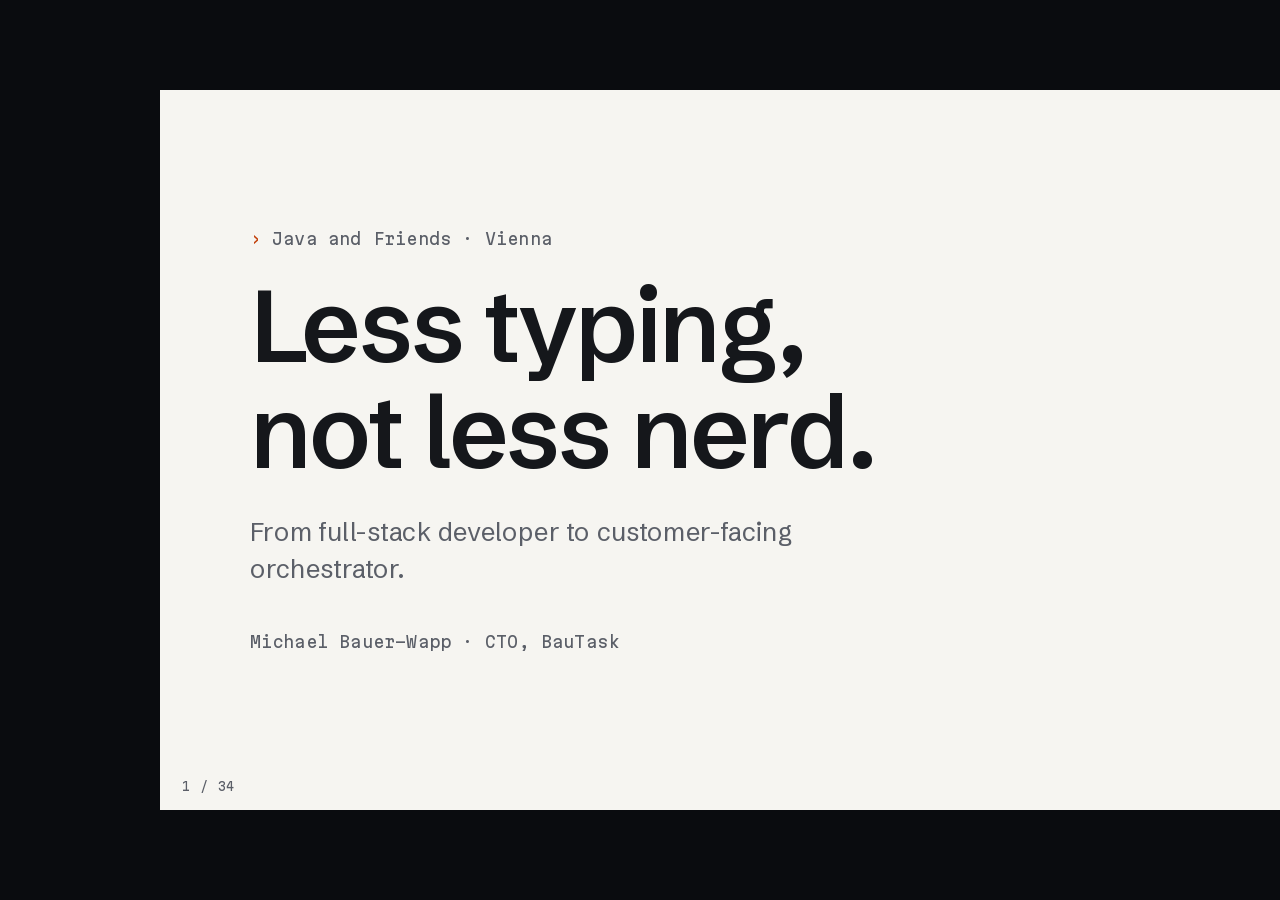
<file: less-typing-not-less-nerd/index.html>
<!doctype html>
<html lang="en">
<head>
  <meta charset="utf-8">
  <meta name="viewport" content="width=device-width, initial-scale=1">
  <title>Less Typing, Not Less Nerd</title>
  <!-- Fonts load from Google when online. For offline stages, run ../scripts/vendor-fonts.sh once. -->
  <link rel="stylesheet" href="../engine/fonts/fonts.css" onerror="this.remove()">
  <link rel="stylesheet" href="https://fonts.googleapis.com/css2?family=Martian+Mono:wght@400;600&family=Schibsted+Grotesk:wght@400;500;600&display=swap">
  <link rel="stylesheet" href="../engine/deck.css?v=16">
</head>
<body>
  <script src="../engine/markdown.js?v=16"></script>
  <script src="slides.js"></script>
  <script src="../engine/deck.js?v=16"></script>
</body>
</html>
</file>
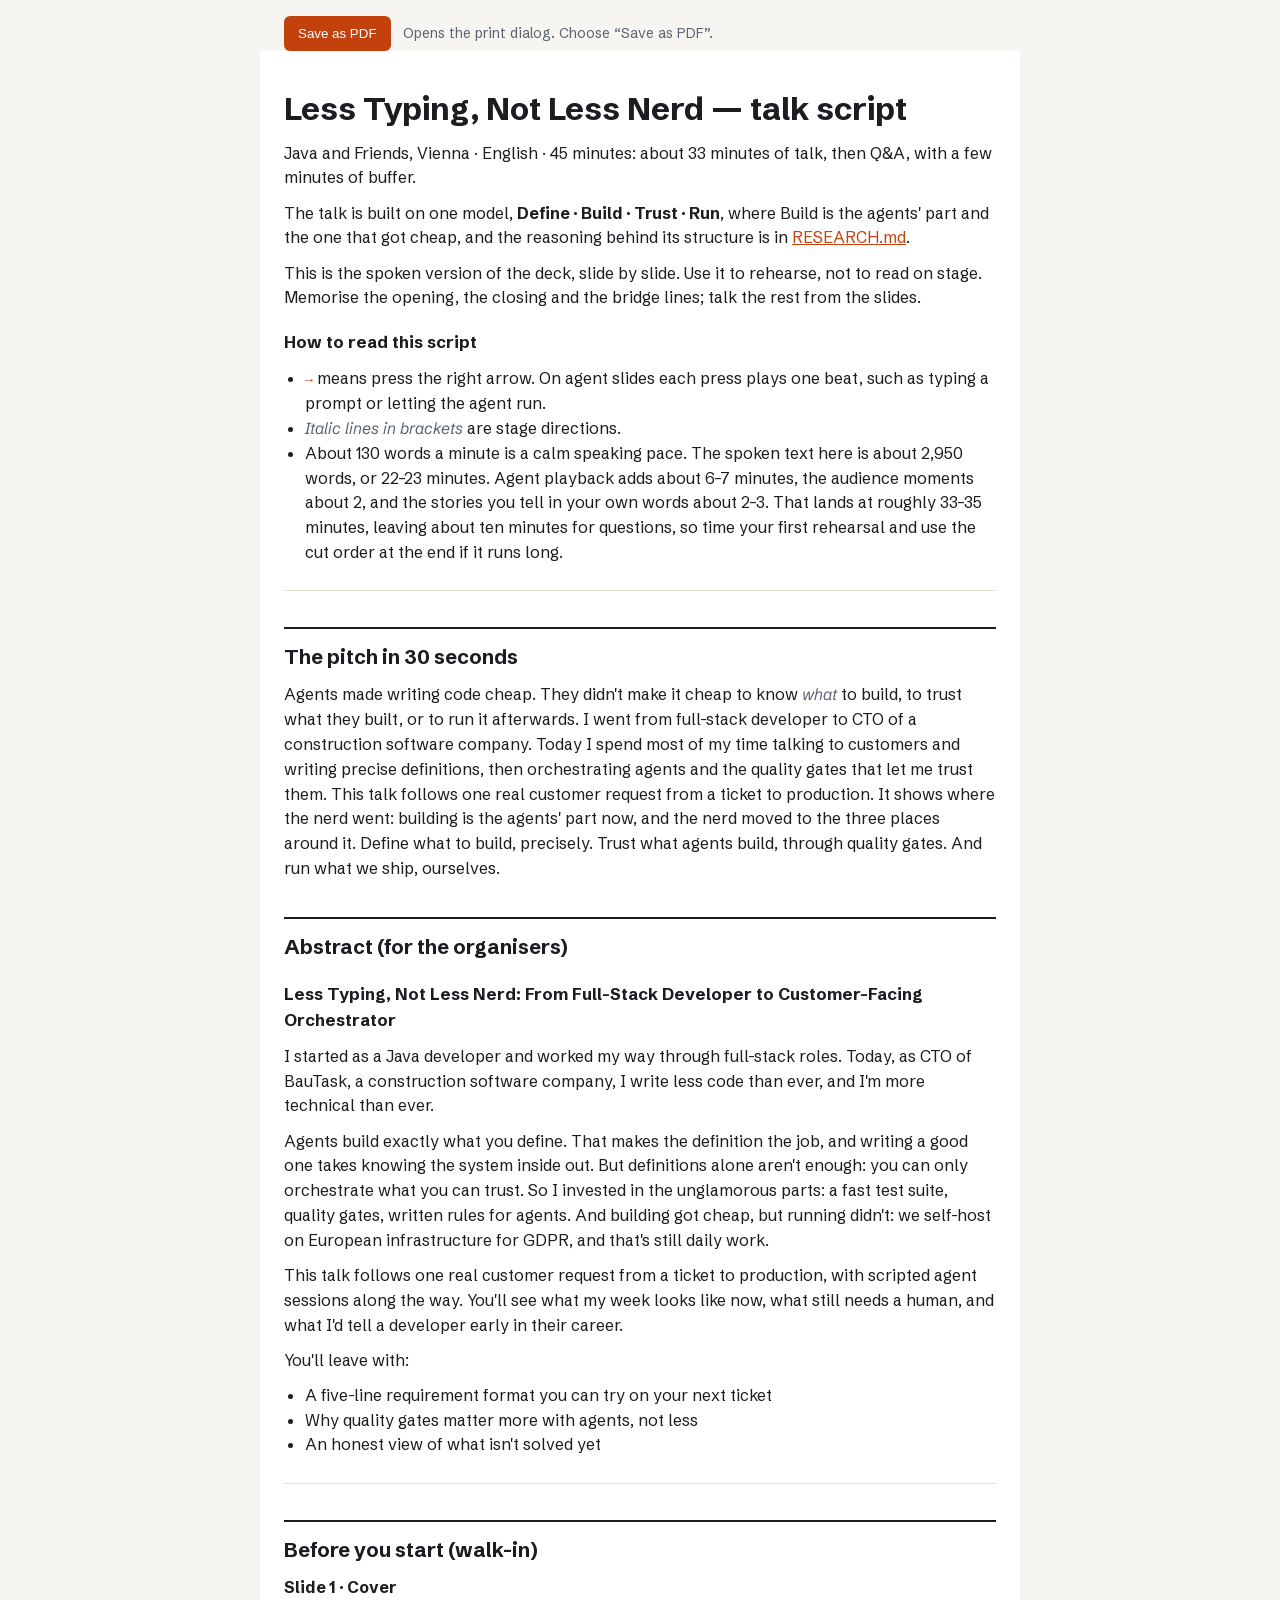
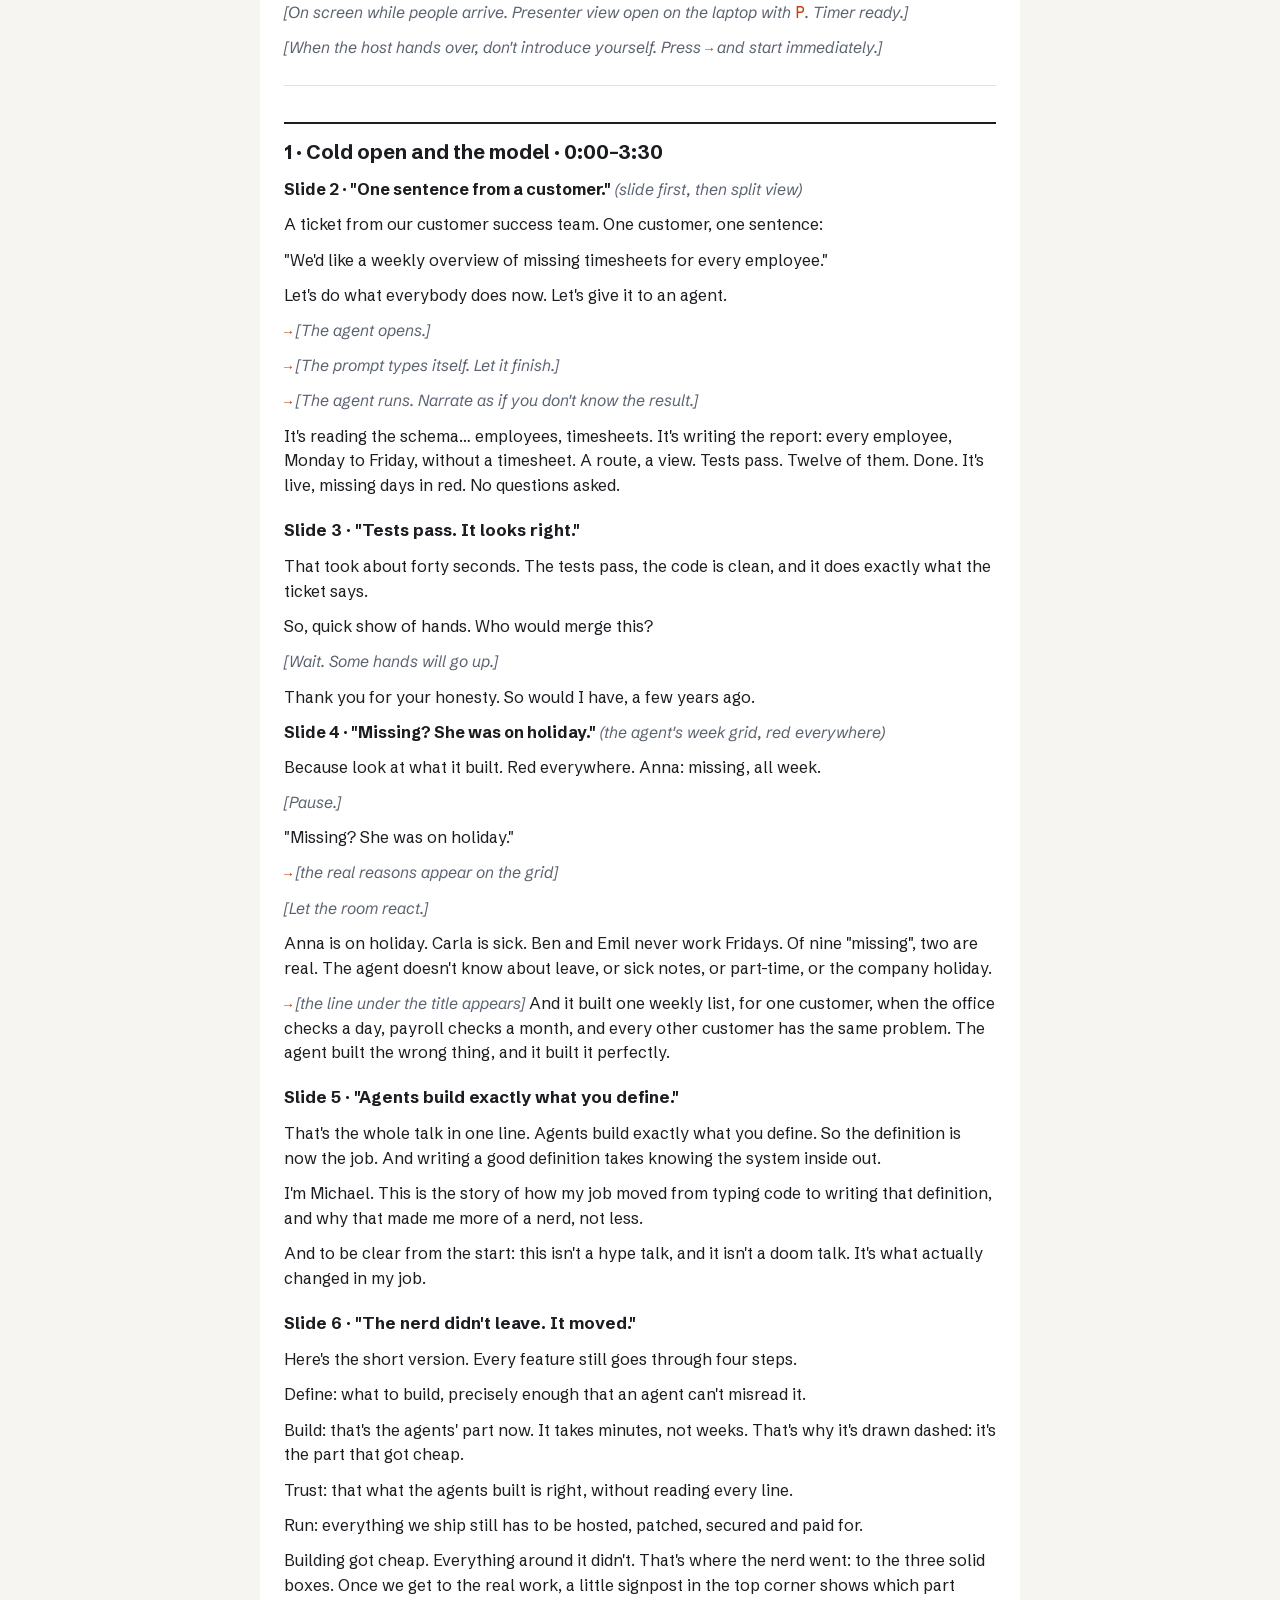
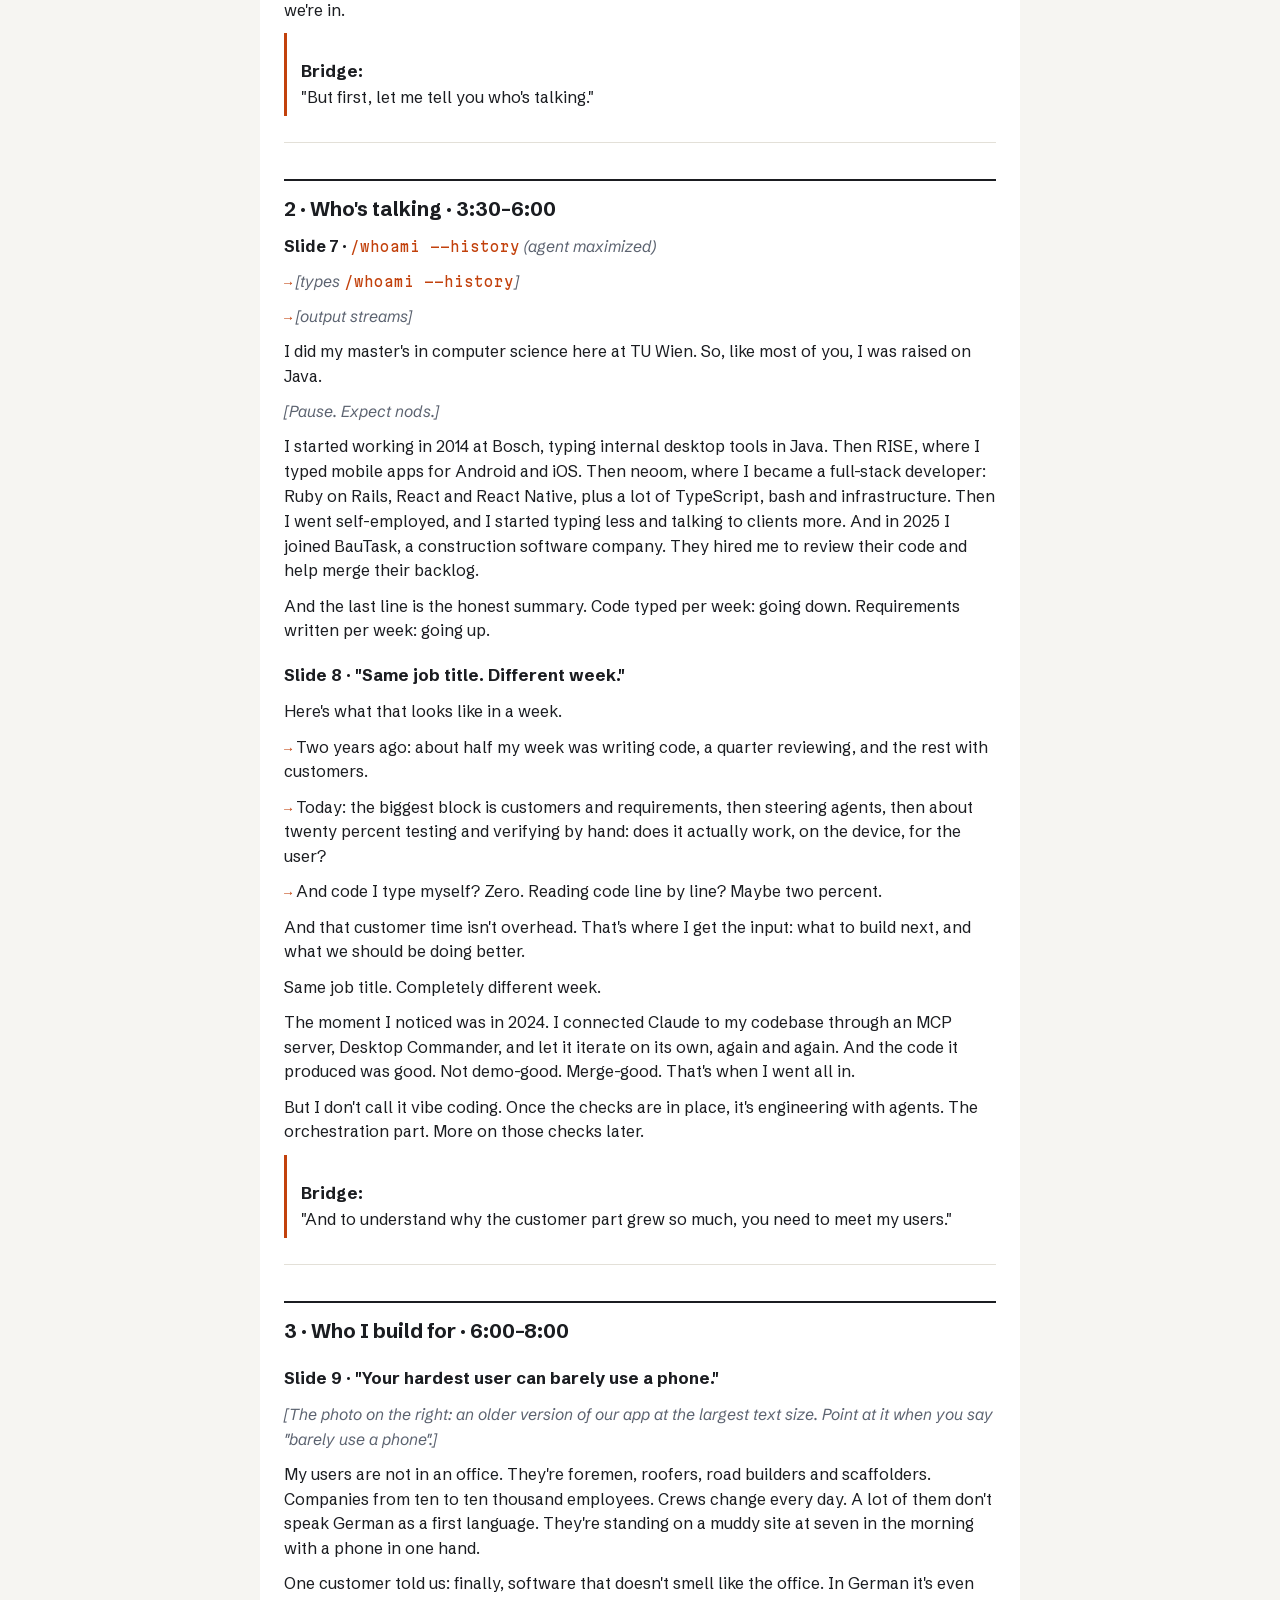
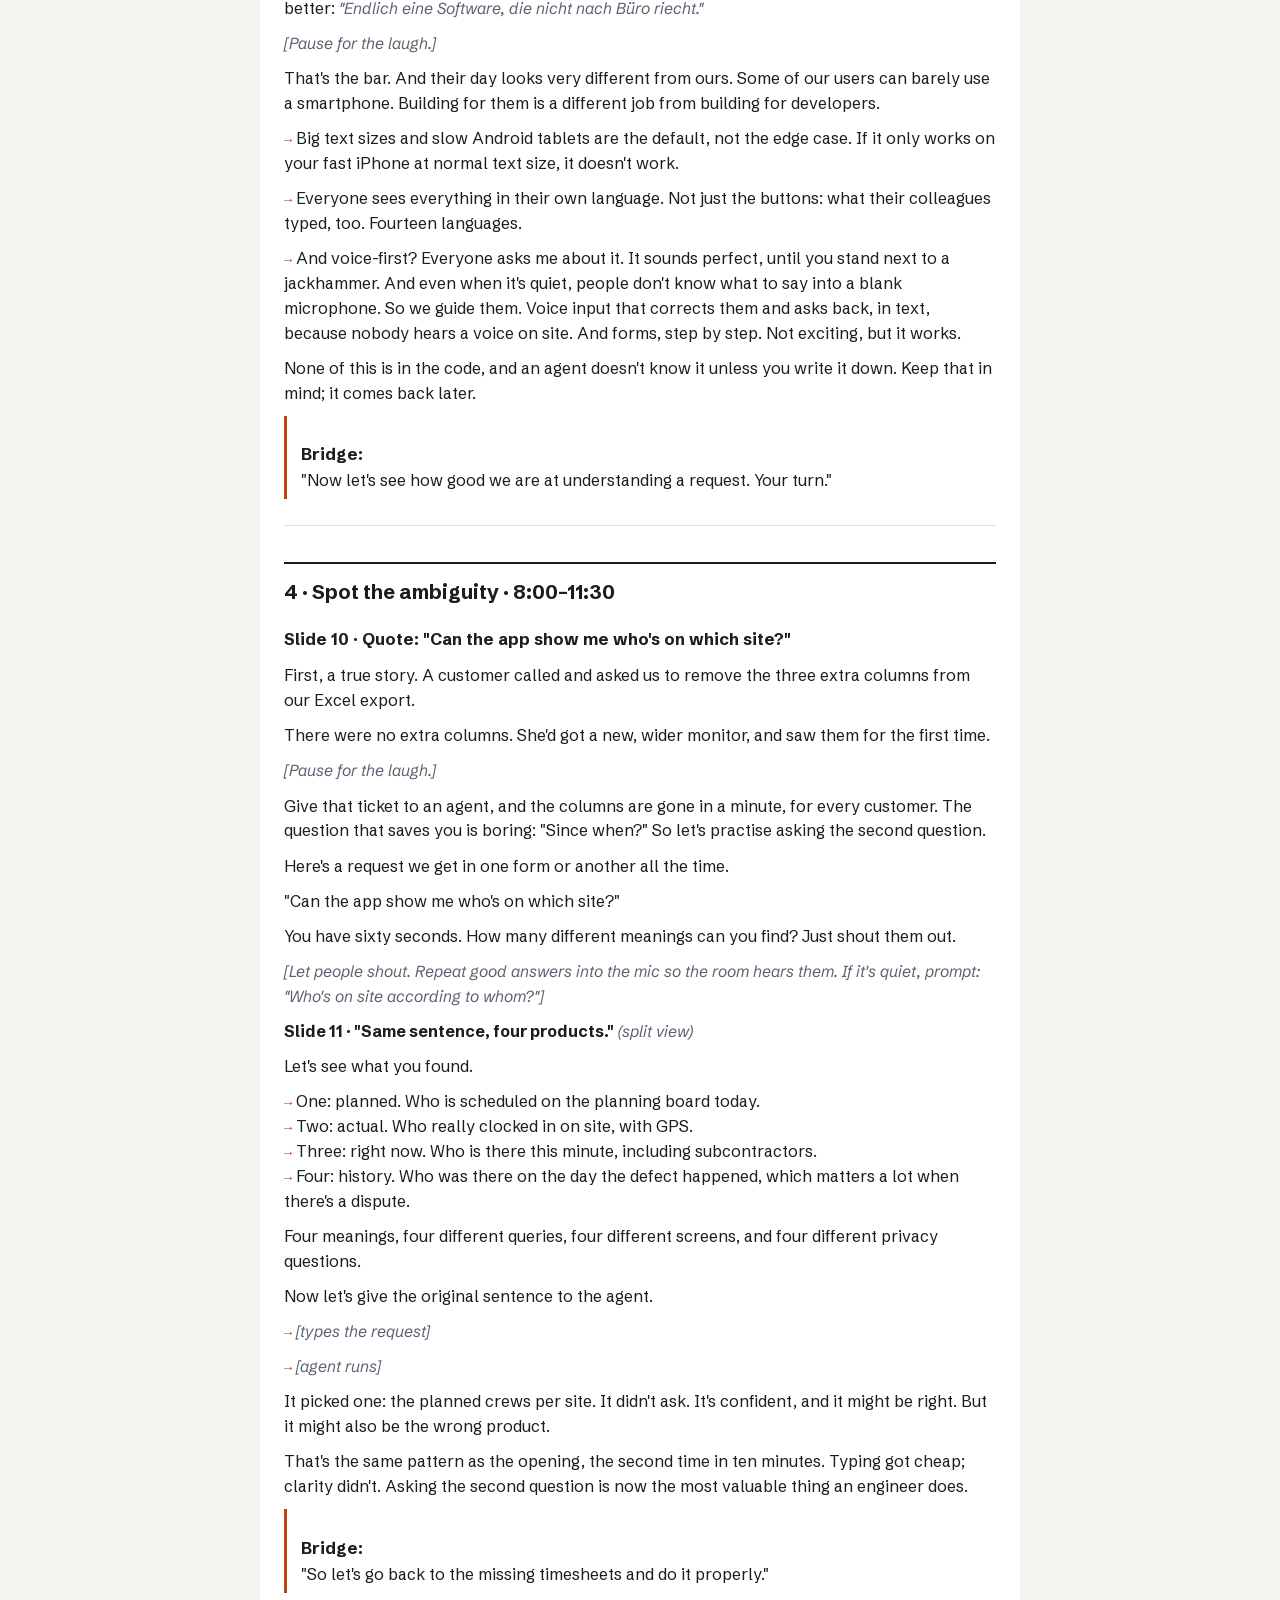
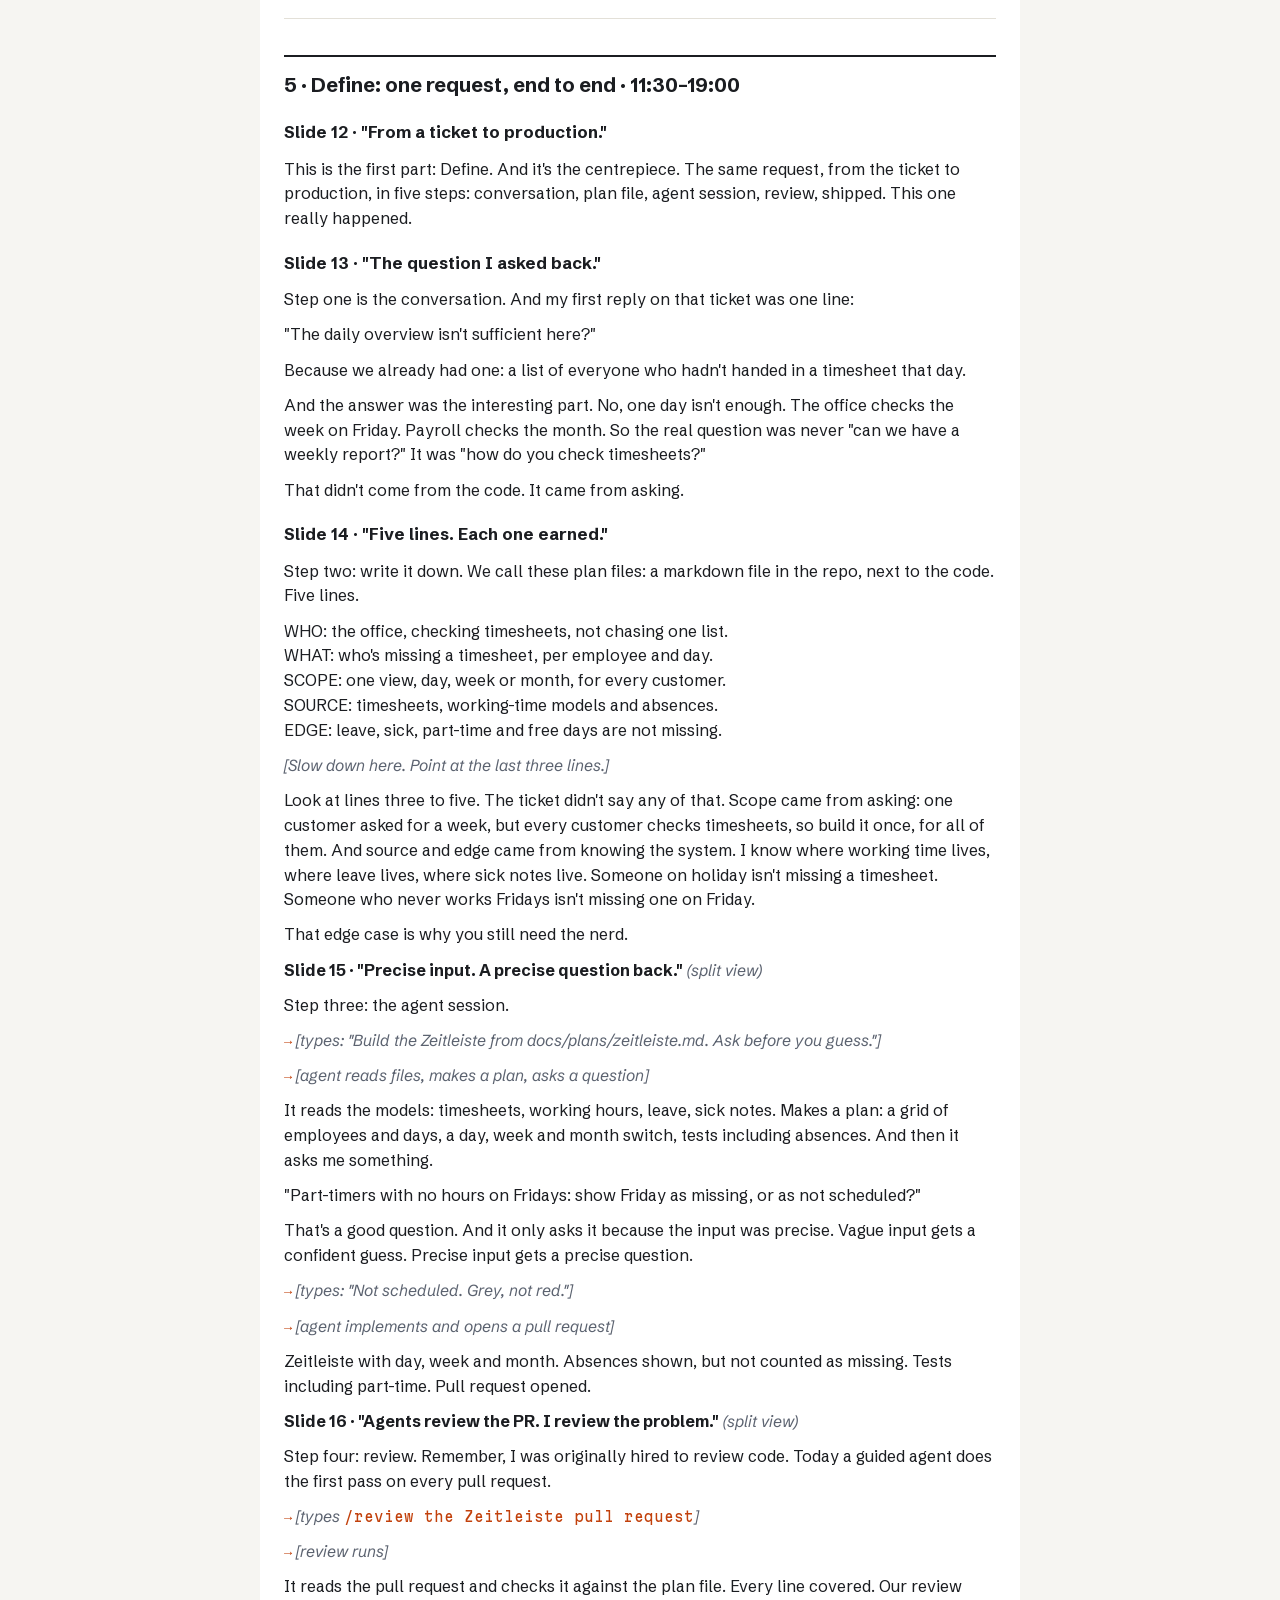
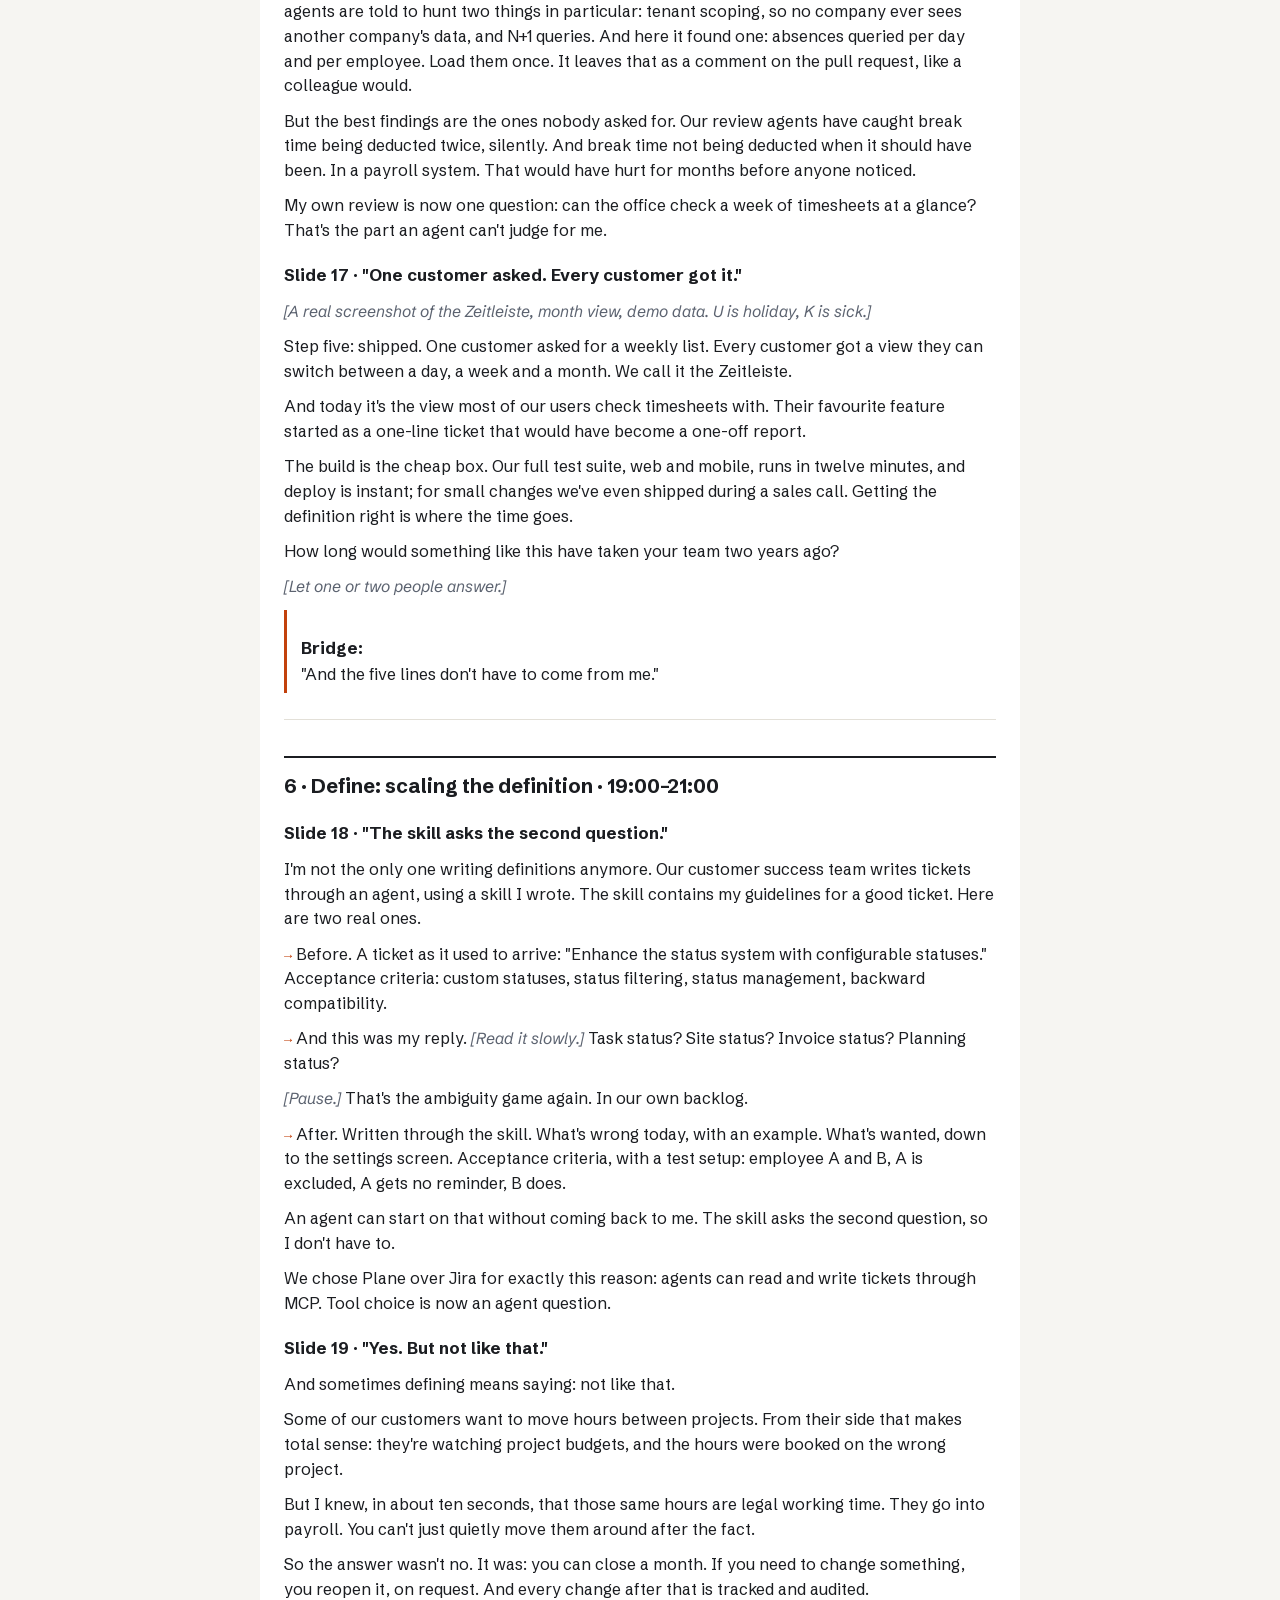
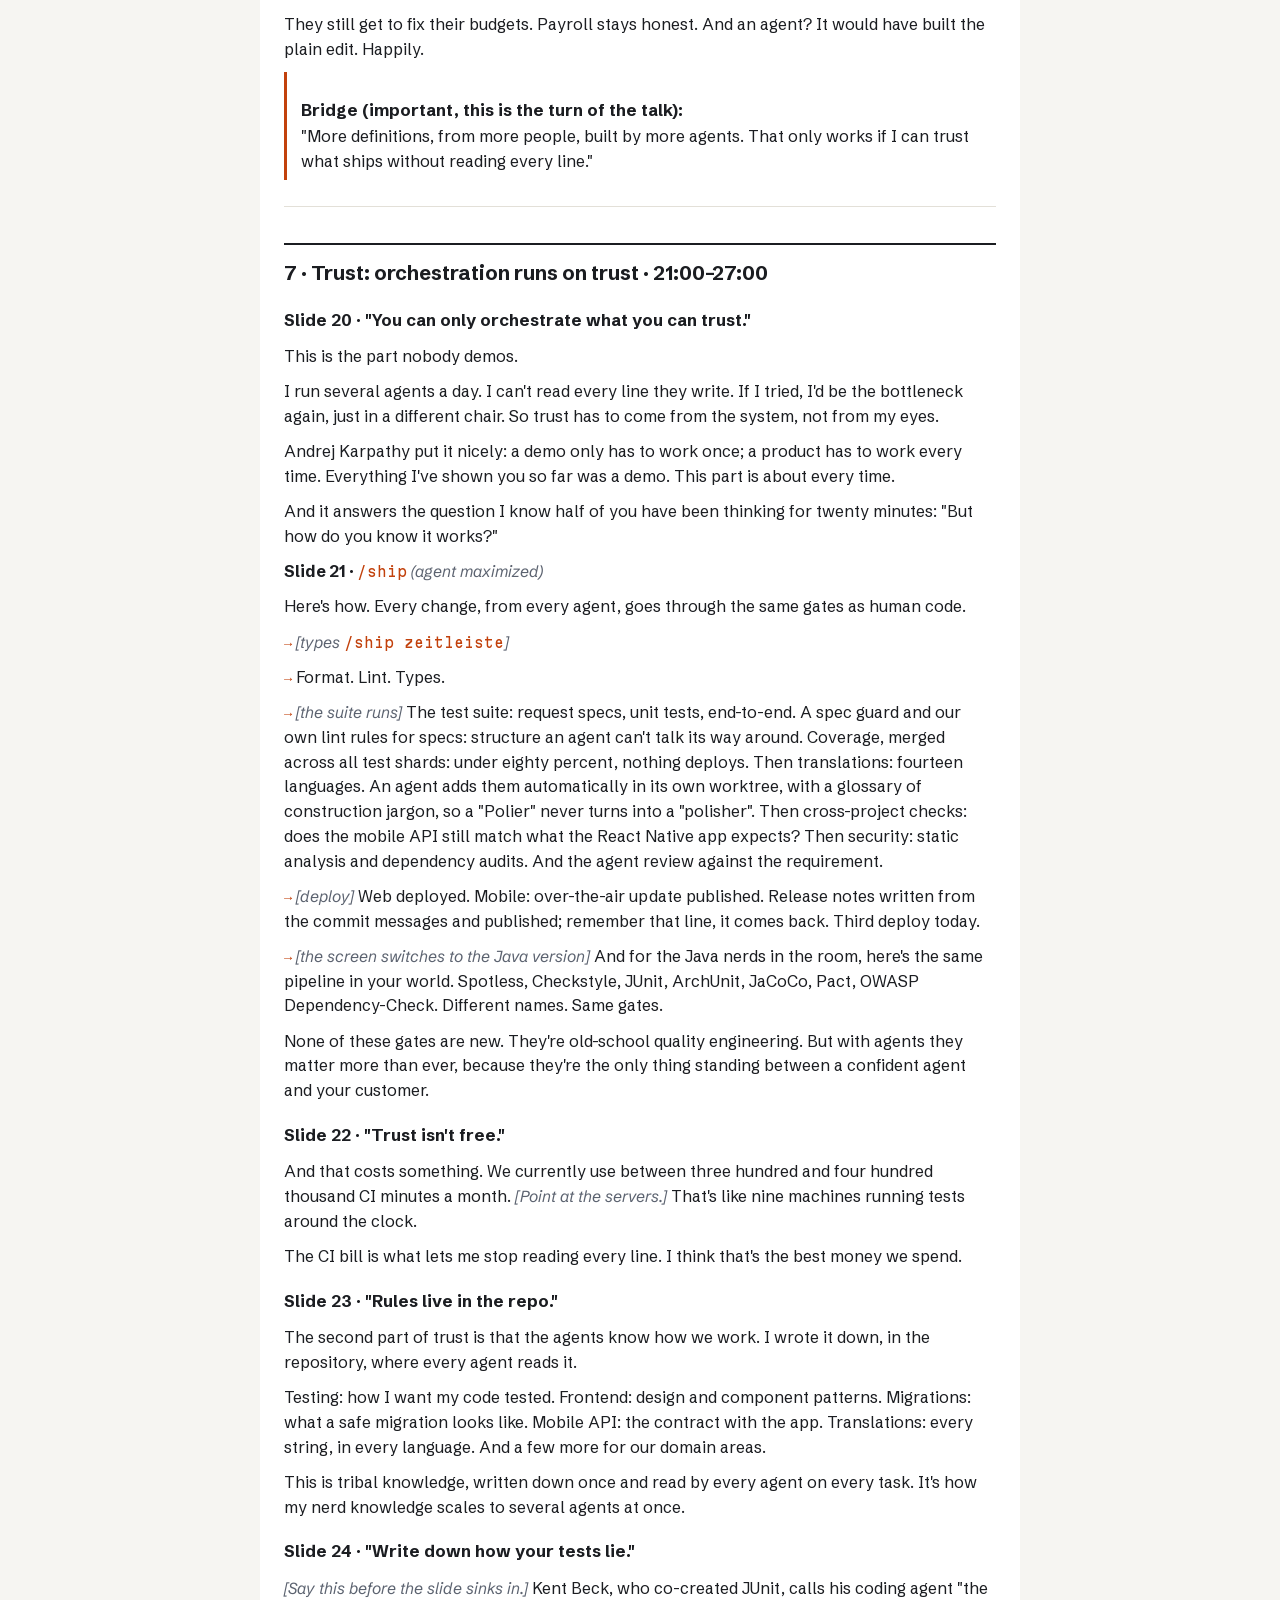
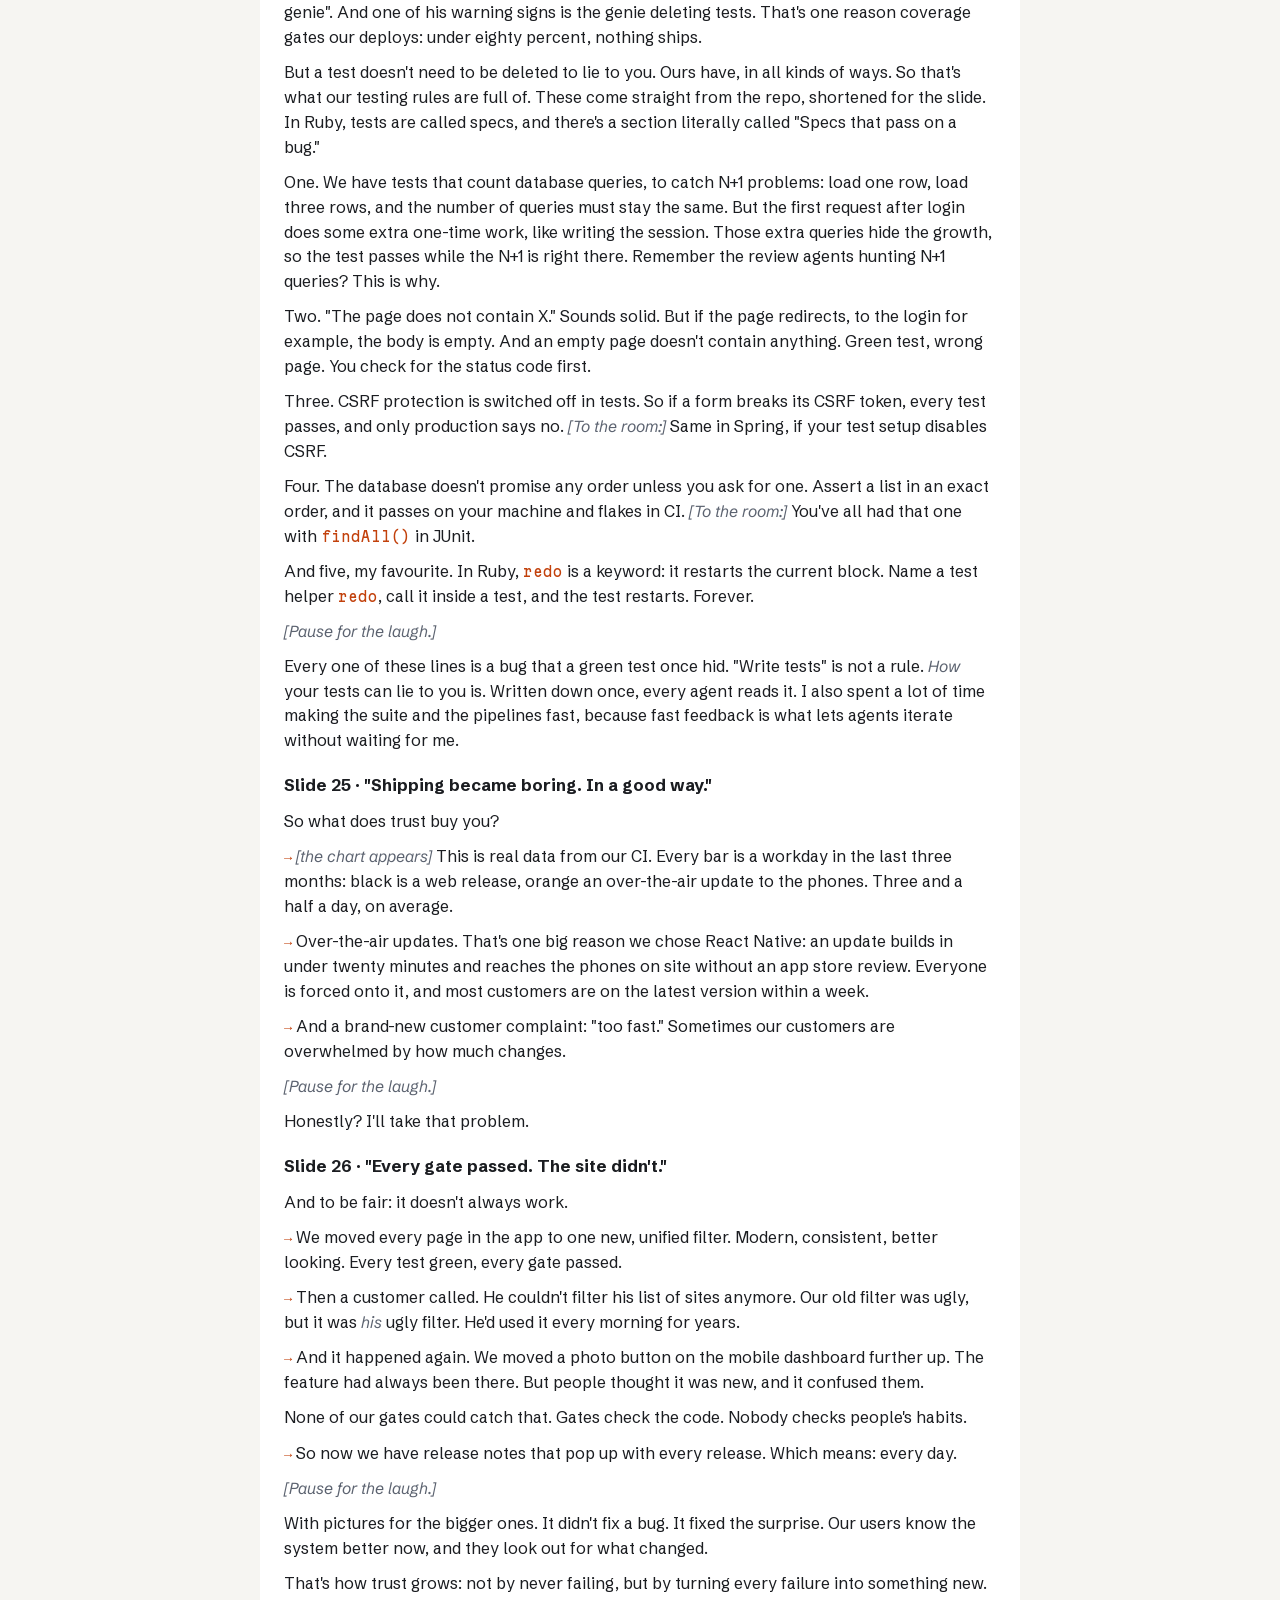
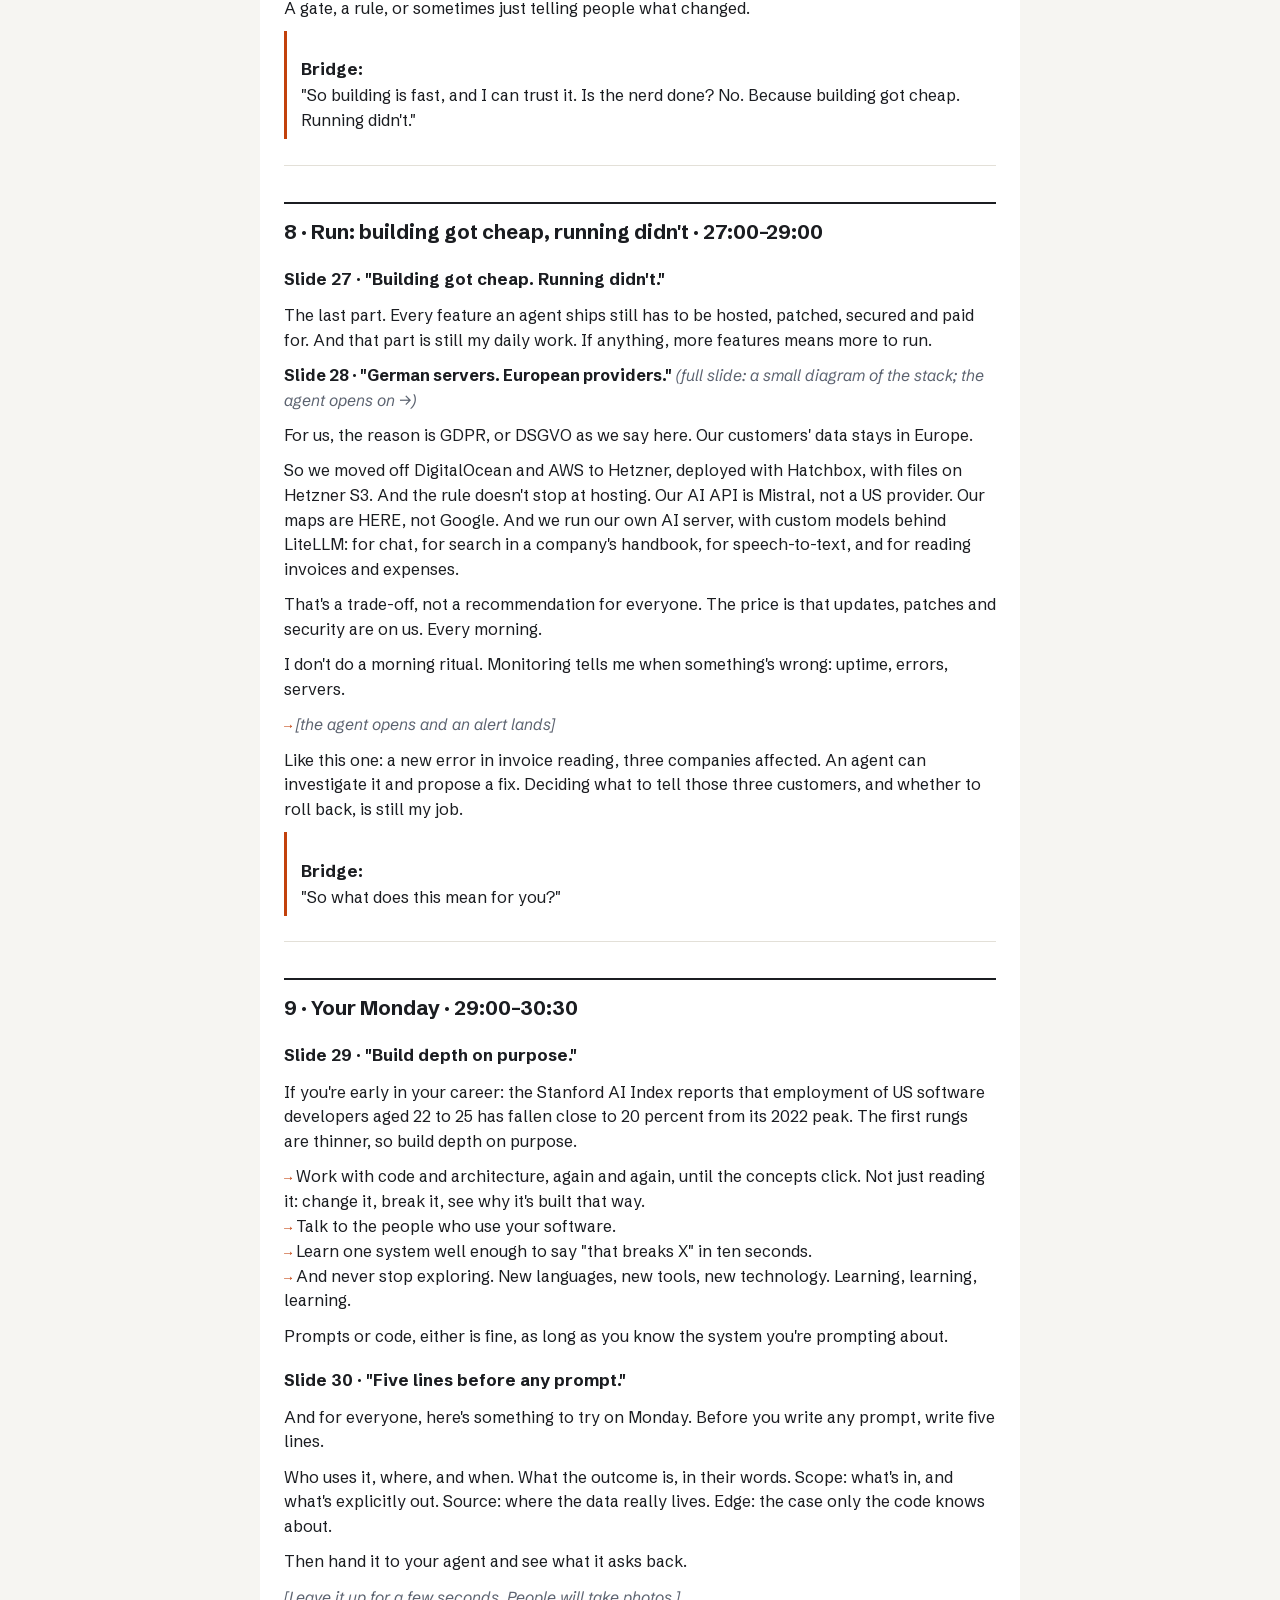
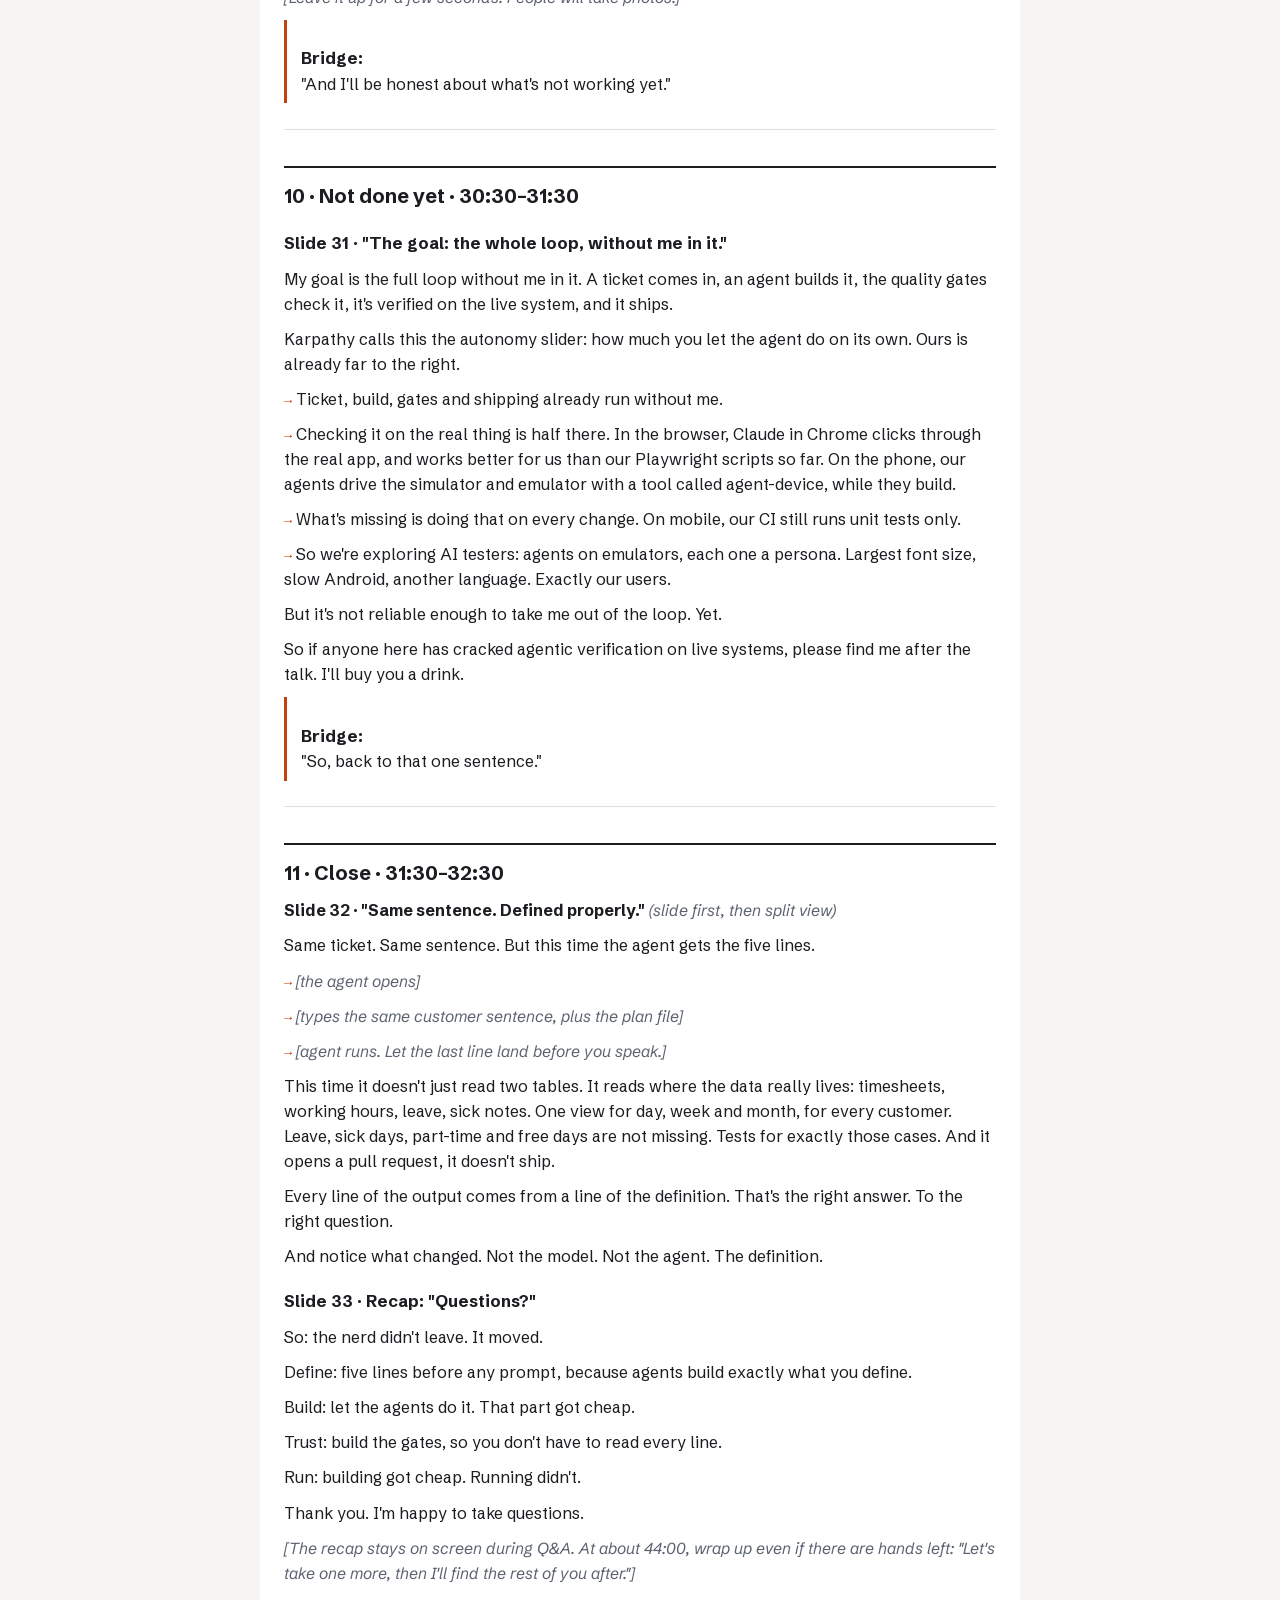
<file: less-typing-not-less-nerd/script.html>
<!doctype html>
<html lang="en">
<head>
  <meta charset="utf-8">
  <meta name="viewport" content="width=device-width, initial-scale=1">
  <title>Less Typing, Not Less Nerd · Script</title>
  <link rel="stylesheet" href="../engine/fonts/fonts.css" onerror="this.remove()">
  <link rel="stylesheet" href="https://fonts.googleapis.com/css2?family=Martian+Mono:wght@400;600&family=Schibsted+Grotesk:wght@400;500;600;700&display=swap">
  <style>
    @page { size: A4; margin: 18mm 18mm 20mm; }
    :root { --ink: #1b1d21; --muted: #5c6370; --accent: #c2410c; --line: #e3e0d8; }
    * { box-sizing: border-box; }
    body { margin: 0; background: #f6f5f2; color: var(--ink); font: 400 12pt/1.55 "Schibsted Grotesk", "Helvetica Neue", Arial, sans-serif; }
    main { max-width: 760px; margin: 0 auto; padding: 40px 24px 80px; background: #fff; }
    .bar { max-width: 760px; margin: 16px auto 0; padding: 0 24px; display: flex; gap: 12px; align-items: center; color: var(--muted); font-size: 14px; }
    .bar button { font: 600 14px/1 inherit; padding: 10px 14px; border: 0; border-radius: 6px; background: var(--accent); color: #fff; cursor: pointer; }
    h1 { font-size: 24pt; line-height: 1.15; margin: 0 0 .4em; }
    h2 { font-size: 15pt; margin: 1.8em 0 .5em; padding-top: .6em; border-top: 2px solid var(--ink); break-after: avoid; }
    h3 { font-size: 12.5pt; margin: 1.4em 0 .4em; break-after: avoid; }
    p { margin: 0 0 .65em; }
    p > strong:first-child:last-child { display: block; margin-top: 1.2em; font-size: 12.5pt; break-after: avoid; }
    em { color: var(--muted); }
    code { font: 400 .85em "Martian Mono", Menlo, monospace; color: var(--accent); }
    blockquote { margin: .6em 0 1em; padding: .4em 0 .4em 14px; border-left: 3px solid var(--accent); }
    blockquote p { margin: 0; }
    ul, ol { margin: 0 0 .8em; padding-left: 1.3em; }
    hr { border: 0; border-top: 1px solid var(--line); margin: 1.6em 0; }
    table { border-collapse: collapse; width: 100%; margin: .6em 0 1em; font-size: 10.5pt; }
    th, td { text-align: left; padding: 5px 8px; border-bottom: 1px solid var(--line); vertical-align: top; }
    a { color: var(--accent); }
    @media print {
      body { background: #fff; }
      .bar { display: none; }
      main { max-width: none; padding: 0; }
      a { color: inherit; text-decoration: none; }
    }
  </style>
</head>
<body>
  <div class="bar"><button type="button" onclick="print()">Save as PDF</button><span>Opens the print dialog. Choose “Save as PDF”.</span></div>
  <main id="out"><p>Loading SCRIPT.md…</p></main>
  <script src="../engine/markdown.js?v=8"></script>
  <script>
    fetch("SCRIPT.md").then(r => (r.ok ? r.text() : Promise.reject()))
      .then(t => {
        document.getElementById("out").innerHTML = MiniMarkdown.render(t);
        if (location.search.includes("print")) setTimeout(print, 400);
      })
      .catch(() => {
        document.getElementById("out").innerHTML = "<p>Couldn't load SCRIPT.md. Serve the folder first: <code>python3 -m http.server 8000</code>, then open <code>http://localhost:8000/less-typing-not-less-nerd/script.html</code>.</p>";
      });
  </script>
</body>
</html>
</file>
<file: engine/fonts/fonts.css>
/* cyrillic-ext */
@font-face {
  font-family: 'Martian Mono';
  font-style: normal;
  font-weight: 400;
  font-stretch: 100%;
  font-display: swap;
  src: url(font-2.woff2) format('woff2');
  unicode-range: U+0460-052F, U+1C80-1C8A, U+20B4, U+2DE0-2DFF, U+A640-A69F, U+FE2E-FE2F;
}
/* cyrillic */
@font-face {
  font-family: 'Martian Mono';
  font-style: normal;
  font-weight: 400;
  font-stretch: 100%;
  font-display: swap;
  src: url(font-1.woff2) format('woff2');
  unicode-range: U+0301, U+0400-045F, U+0490-0491, U+04B0-04B1, U+2116;
}
/* latin-ext */
@font-face {
  font-family: 'Martian Mono';
  font-style: normal;
  font-weight: 400;
  font-stretch: 100%;
  font-display: swap;
  src: url(font-4.woff2) format('woff2');
  unicode-range: U+0100-02BA, U+02BD-02C5, U+02C7-02CC, U+02CE-02D7, U+02DD-02FF, U+0304, U+0308, U+0329, U+1D00-1DBF, U+1E00-1E9F, U+1EF2-1EFF, U+2020, U+20A0-20AB, U+20AD-20C4, U+2113, U+2C60-2C7F, U+A720-A7FF;
}
/* latin */
@font-face {
  font-family: 'Martian Mono';
  font-style: normal;
  font-weight: 400;
  font-stretch: 100%;
  font-display: swap;
  src: url(font-3.woff2) format('woff2');
  unicode-range: U+0000-00FF, U+0131, U+0152-0153, U+02BB-02BC, U+02C6, U+02DA, U+02DC, U+0304, U+0308, U+0329, U+2000-206F, U+20AC, U+2122, U+2191, U+2193, U+2212, U+2215, U+FEFF, U+FFFD;
}
/* cyrillic-ext */
@font-face {
  font-family: 'Martian Mono';
  font-style: normal;
  font-weight: 600;
  font-stretch: 100%;
  font-display: swap;
  src: url(font-2.woff2) format('woff2');
  unicode-range: U+0460-052F, U+1C80-1C8A, U+20B4, U+2DE0-2DFF, U+A640-A69F, U+FE2E-FE2F;
}
/* cyrillic */
@font-face {
  font-family: 'Martian Mono';
  font-style: normal;
  font-weight: 600;
  font-stretch: 100%;
  font-display: swap;
  src: url(font-1.woff2) format('woff2');
  unicode-range: U+0301, U+0400-045F, U+0490-0491, U+04B0-04B1, U+2116;
}
/* latin-ext */
@font-face {
  font-family: 'Martian Mono';
  font-style: normal;
  font-weight: 600;
  font-stretch: 100%;
  font-display: swap;
  src: url(font-4.woff2) format('woff2');
  unicode-range: U+0100-02BA, U+02BD-02C5, U+02C7-02CC, U+02CE-02D7, U+02DD-02FF, U+0304, U+0308, U+0329, U+1D00-1DBF, U+1E00-1E9F, U+1EF2-1EFF, U+2020, U+20A0-20AB, U+20AD-20C4, U+2113, U+2C60-2C7F, U+A720-A7FF;
}
/* latin */
@font-face {
  font-family: 'Martian Mono';
  font-style: normal;
  font-weight: 600;
  font-stretch: 100%;
  font-display: swap;
  src: url(font-3.woff2) format('woff2');
  unicode-range: U+0000-00FF, U+0131, U+0152-0153, U+02BB-02BC, U+02C6, U+02DA, U+02DC, U+0304, U+0308, U+0329, U+2000-206F, U+20AC, U+2122, U+2191, U+2193, U+2212, U+2215, U+FEFF, U+FFFD;
}
/* latin-ext */
@font-face {
  font-family: 'Schibsted Grotesk';
  font-style: normal;
  font-weight: 400;
  font-display: swap;
  src: url(font-6.woff2) format('woff2');
  unicode-range: U+0100-02BA, U+02BD-02C5, U+02C7-02CC, U+02CE-02D7, U+02DD-02FF, U+0304, U+0308, U+0329, U+1D00-1DBF, U+1E00-1E9F, U+1EF2-1EFF, U+2020, U+20A0-20AB, U+20AD-20C4, U+2113, U+2C60-2C7F, U+A720-A7FF;
}
/* latin */
@font-face {
  font-family: 'Schibsted Grotesk';
  font-style: normal;
  font-weight: 400;
  font-display: swap;
  src: url(font-5.woff2) format('woff2');
  unicode-range: U+0000-00FF, U+0131, U+0152-0153, U+02BB-02BC, U+02C6, U+02DA, U+02DC, U+0304, U+0308, U+0329, U+2000-206F, U+20AC, U+2122, U+2191, U+2193, U+2212, U+2215, U+FEFF, U+FFFD;
}
/* latin-ext */
@font-face {
  font-family: 'Schibsted Grotesk';
  font-style: normal;
  font-weight: 500;
  font-display: swap;
  src: url(font-6.woff2) format('woff2');
  unicode-range: U+0100-02BA, U+02BD-02C5, U+02C7-02CC, U+02CE-02D7, U+02DD-02FF, U+0304, U+0308, U+0329, U+1D00-1DBF, U+1E00-1E9F, U+1EF2-1EFF, U+2020, U+20A0-20AB, U+20AD-20C4, U+2113, U+2C60-2C7F, U+A720-A7FF;
}
/* latin */
@font-face {
  font-family: 'Schibsted Grotesk';
  font-style: normal;
  font-weight: 500;
  font-display: swap;
  src: url(font-5.woff2) format('woff2');
  unicode-range: U+0000-00FF, U+0131, U+0152-0153, U+02BB-02BC, U+02C6, U+02DA, U+02DC, U+0304, U+0308, U+0329, U+2000-206F, U+20AC, U+2122, U+2191, U+2193, U+2212, U+2215, U+FEFF, U+FFFD;
}
/* latin-ext */
@font-face {
  font-family: 'Schibsted Grotesk';
  font-style: normal;
  font-weight: 600;
  font-display: swap;
  src: url(font-6.woff2) format('woff2');
  unicode-range: U+0100-02BA, U+02BD-02C5, U+02C7-02CC, U+02CE-02D7, U+02DD-02FF, U+0304, U+0308, U+0329, U+1D00-1DBF, U+1E00-1E9F, U+1EF2-1EFF, U+2020, U+20A0-20AB, U+20AD-20C4, U+2113, U+2C60-2C7F, U+A720-A7FF;
}
/* latin */
@font-face {
  font-family: 'Schibsted Grotesk';
  font-style: normal;
  font-weight: 600;
  font-display: swap;
  src: url(font-5.woff2) format('woff2');
  unicode-range: U+0000-00FF, U+0131, U+0152-0153, U+02BB-02BC, U+02C6, U+02DA, U+02DC, U+0304, U+0308, U+0329, U+2000-206F, U+20AC, U+2122, U+2191, U+2193, U+2212, U+2215, U+FEFF, U+FFFD;
}
/* latin-ext */
@font-face {
  font-family: 'Schibsted Grotesk';
  font-style: normal;
  font-weight: 700;
  font-display: swap;
  src: url(font-6.woff2) format('woff2');
  unicode-range: U+0100-02BA, U+02BD-02C5, U+02C7-02CC, U+02CE-02D7, U+02DD-02FF, U+0304, U+0308, U+0329, U+1D00-1DBF, U+1E00-1E9F, U+1EF2-1EFF, U+2020, U+20A0-20AB, U+20AD-20C4, U+2113, U+2C60-2C7F, U+A720-A7FF;
}
/* latin */
@font-face {
  font-family: 'Schibsted Grotesk';
  font-style: normal;
  font-weight: 700;
  font-display: swap;
  src: url(font-5.woff2) format('woff2');
  unicode-range: U+0000-00FF, U+0131, U+0152-0153, U+02BB-02BC, U+02C6, U+02DA, U+02DC, U+0304, U+0308, U+0329, U+2000-206F, U+20AC, U+2122, U+2191, U+2193, U+2212, U+2215, U+FEFF, U+FFFD;
}
/* latin-ext */
@font-face {
  font-family: 'Schibsted Grotesk';
  font-style: normal;
  font-weight: 800;
  font-display: swap;
  src: url(font-6.woff2) format('woff2');
  unicode-range: U+0100-02BA, U+02BD-02C5, U+02C7-02CC, U+02CE-02D7, U+02DD-02FF, U+0304, U+0308, U+0329, U+1D00-1DBF, U+1E00-1E9F, U+1EF2-1EFF, U+2020, U+20A0-20AB, U+20AD-20C4, U+2113, U+2C60-2C7F, U+A720-A7FF;
}
/* latin */
@font-face {
  font-family: 'Schibsted Grotesk';
  font-style: normal;
  font-weight: 800;
  font-display: swap;
  src: url(font-5.woff2) format('woff2');
  unicode-range: U+0000-00FF, U+0131, U+0152-0153, U+02BB-02BC, U+02C6, U+02DA, U+02DC, U+0304, U+0308, U+0329, U+2000-206F, U+20AC, U+2122, U+2191, U+2193, U+2212, U+2215, U+FEFF, U+FFFD;
}
</file>
<file: engine/deck.css>
/* Agent deck: a 1600x900 stage scaled to the screen.
   The agent pane docks beside the slide and can be minimized, split or maximized. */

:root {
  --slide-bg: #f6f5f1;
  --slide-ink: #15171b;
  --slide-muted: #5b5f68;
  --slide-line: #d8d6cf;
  --accent: #c2410c;
  --accent-soft: #fde4d4;

  --term-bg: #0f1216;
  --term-bar: #161a20;
  --term-line: #232a33;
  --term-ink: #d9dee6;
  --term-dim: #7d8794;
  --term-ok: #7fd18b;
  --term-warn: #f2b45a;
  --term-err: #ff7b72;
  --term-prompt: #ff8a4c;

  --room: #0a0c0f;

  --display: "Schibsted Grotesk", "Avenir Next", "Helvetica Neue", "Segoe UI", sans-serif;
  --body: "Schibsted Grotesk", "Helvetica Neue", "Segoe UI", system-ui, sans-serif;
  --mono: "Martian Mono", "JetBrains Mono", ui-monospace, Menlo, Consolas, monospace;

  --dock-h: 64px;
  --ease: cubic-bezier(.2, .7, .2, 1);
  --speed: 420ms;
}
.theme-dark {
  --slide-bg: #14171c;
  --slide-ink: #ecebe6;
  --slide-muted: #9da2ab;
  --slide-line: #2c313a;
  --accent: #ff8a4c;
  --accent-soft: #42200f;
}

* { box-sizing: border-box; }
html, body { margin: 0; height: 100%; background: var(--room); overflow: hidden; }
body { font-family: var(--body); color: var(--slide-ink); }

/* ---------- stage ---------- */
#viewport { position: fixed; inset: 0; display: grid; place-items: center; }
#stage {
  width: 1600px; height: 900px; position: relative; overflow: hidden;
  background: var(--slide-bg); transform-origin: center center;
  display: grid; grid-template-columns: 1fr 0px; grid-template-rows: 1fr;
  transition: grid-template-columns var(--speed) var(--ease);
}
#stage.mode-split { grid-template-columns: 1fr 760px; }
#stage.mode-agent { grid-template-columns: 0px 1fr; }
#stage.mode-slides { grid-template-columns: 1fr 0px; }

/* ---------- slide ---------- */
#slide { position: relative; overflow: hidden; min-width: 0; }
.slide {
  position: absolute; inset: 0; padding: 96px 112px 120px;
  display: flex; flex-direction: column; justify-content: center; gap: 28px;
  animation: slide-in .45s var(--ease);
}
#stage.mode-split .slide { padding: 80px 72px 110px; }
@keyframes slide-in { from { opacity: 0; transform: translateY(14px); } to { opacity: 1; transform: none; } }

/* Type scale: 128 cover · 104 statement · 80 title · 64 quote/split · 32 body · 26 split body · 24 small · 20 meta.
   Weights: 400 body, 500 quotes and labels, 600 headlines. Safety orange marks the prompt `›`, the current
   step and the five spec keys; everything else stays ink and muted. */
.kicker { font: 400 20px/1.4 var(--mono); color: var(--slide-muted); margin: 0; }
.kicker::before { content: "› "; color: var(--accent); }
.title { font: 600 80px/1.08 var(--display); padding-bottom: .06em; letter-spacing: -.025em; margin: 0; text-wrap: balance; max-width: 16ch; }
#stage.mode-split .title { font-size: 64px; }
.sub { font: 400 32px/1.45 var(--body); color: var(--slide-muted); margin: 0; max-width: 34ch; }
#stage.mode-split .sub { font-size: 26px; }

.t-cover .title { font-size: 128px; line-height: 1.04; max-width: 12ch; }
.t-cover .byline { font: 400 20px/1.5 var(--mono); color: var(--slide-muted); margin: 24px 0 0; }
.t-statement .title { font-size: 104px; line-height: 1.06; max-width: 14ch; }
#stage.mode-split .t-statement .title { font-size: 64px; }
.t-quote .quote { font: 500 64px/1.25 var(--body); padding-bottom: .06em; letter-spacing: -.015em; margin: 0; max-width: 22ch; text-wrap: balance; }
.t-quote .quote::before { content: "“"; color: var(--slide-muted); }
.t-quote .quote::after { content: "”"; color: var(--slide-muted); }
.t-quote cite { font: 400 24px/1.45 var(--body); color: var(--slide-muted); font-style: normal; max-width: 60ch; }

.points { list-style: none; margin: 8px 0 0; padding: 0; display: grid; gap: 24px; max-width: 1100px; }
#stage.mode-split .points { max-width: none; gap: 16px; }
.points li { font: 400 32px/1.35 var(--body); padding-left: 44px; position: relative; }
#stage.mode-split .points li { font-size: 26px; padding-left: 36px; }
.points li::before { content: "›"; position: absolute; left: 0; color: var(--accent); font-family: var(--mono); font-weight: 600; }

.stats { display: grid; grid-template-columns: repeat(var(--n, 3), minmax(0, 1fr)); gap: 40px; margin-top: 12px; }
.stat { border-top: 2px solid var(--slide-ink); padding-top: 20px; display: grid; gap: 12px; align-content: start; }
.stat b { font: 600 80px/1.08 var(--display); letter-spacing: -.025em; font-variant-numeric: tabular-nums; }
.stat span { font: 400 24px/1.4 var(--body); color: var(--slide-muted); }
.stat small { font: 400 16px/1.4 var(--mono); color: var(--slide-muted); }

.ledger { display: grid; grid-template-columns: 1fr 1fr; gap: 48px; margin-top: 8px; }
.ledger h3 { font: 400 20px/1.4 var(--mono); margin: 0 0 16px; color: var(--slide-muted); }
.ledger ul { list-style: none; margin: 0; padding: 0; display: grid; gap: 12px; }
.ledger li { font: 400 30px/1.3 var(--body); padding: 12px 20px; border-radius: 8px; background: color-mix(in srgb, var(--slide-line) 45%, transparent); }
.ledger .up li { background: var(--accent-soft); }
#stage.mode-split .ledger { grid-template-columns: 1fr; gap: 28px; }
#stage.mode-split .ledger li { font-size: 24px; padding: 8px 16px; }

/* never let the flex column squeeze a code block (it would clip its last lines) */
.history { flex-shrink: 0; font: 400 28px/1.7 var(--mono); margin: 0; padding: 32px 40px; background: var(--term-bg); color: var(--term-ink); border-radius: 12px; max-width: 100%; overflow: hidden; }
.history .c { color: var(--term-dim); }
.history .p { color: var(--term-ink); }
.history .k { color: var(--term-prompt); }
#stage.mode-split .history { font-size: 21px; padding: 24px 28px; }

.split-week { display: grid; gap: 24px; margin-top: 8px; max-width: 1200px; }
.week { display: grid; grid-template-columns: 220px 1fr; gap: 24px; align-items: center; }
.week > span { font: 400 20px/1.3 var(--mono); color: var(--slide-muted); }
.bar { display: flex; height: 64px; border-radius: 8px; overflow: hidden; }
.bar i { display: flex; align-items: center; padding: 0 16px; font: 500 22px/1.4 var(--body); font-style: normal; white-space: nowrap; overflow-x: clip; overflow-y: visible; }
.bar .code { background: var(--slide-ink); color: var(--slide-bg); }
.bar .people { background: var(--accent); color: #fff; }
.bar .review { background: var(--slide-line); color: var(--slide-ink); }
.bar .agents { background: var(--accent-soft); color: var(--slide-ink); }

.flow { list-style: none; margin: 8px 0 0; padding: 0; display: grid; grid-template-columns: repeat(var(--n, 5), minmax(0, 1fr)); gap: 12px; counter-reset: f; }
.flow.big li { font: 600 32px/1.2 var(--display); padding: 28px; gap: 16px; }
.flow.big li small { display: block; font: 400 22px/1.35 var(--body); color: var(--slide-muted); margin-top: 8px; }
#stage.mode-split .flow.big li { font-size: 24px; }

/* signpost: where we are in the talk's model. Readable from the back row, no boxes. */
.signpost { position: absolute; top: 40px; right: 112px; display: flex; gap: 28px; z-index: 2; font: 400 20px/1.3 var(--mono); }
#stage.mode-split .signpost { right: 72px; }
.signpost span { color: var(--slide-muted); padding-bottom: 6px; border-bottom: 2px solid transparent; }
.signpost span.on { color: var(--slide-ink); border-bottom-color: var(--accent); }
.signpost span.muted { opacity: .5; }
.flow li { counter-increment: f; padding: 20px; border-radius: 8px; background: color-mix(in srgb, var(--slide-line) 45%, transparent); font: 500 24px/1.25 var(--body); display: grid; gap: 12px; align-content: start; }
.flow li::before { content: counter(f); font: 400 18px/1 var(--mono); color: var(--slide-muted); }
.flow li.on { background: var(--accent-soft); box-shadow: inset 0 0 0 1px color-mix(in srgb, var(--accent) 45%, transparent); }
.flow li.on::before { color: var(--accent); }
.flow li.muted { background: transparent; outline: 2px dashed var(--slide-line); outline-offset: -2px; color: var(--slide-muted); }

/* contact: the closing slide, text on the left, a QR tile on the right */
.t-contact .contact { display: grid; grid-template-columns: minmax(0, 1fr) auto; gap: 96px; align-items: center; }
.t-contact .contact > div { display: grid; gap: 28px; align-content: center; }
.t-contact .title { font-size: 104px; line-height: 1.06; }
.t-contact .sub { max-width: none; }
.t-contact .byline { font: 400 20px/1.5 var(--mono); color: var(--slide-muted); margin: 0; }
.qr { margin: 0; display: grid; gap: 16px; justify-items: center; }
/* the tile stays light in the dark theme too, so phones can scan it */
.qr img { width: 360px; height: 360px; padding: 28px; box-sizing: content-box; background: #fbfaf7; border: 1px solid var(--slide-line); border-radius: 16px; image-rendering: pixelated; }
.qr figcaption { font: 400 24px/1.3 var(--mono); color: var(--slide-ink); }
#stage.mode-split .flow { grid-template-columns: 1fr; gap: 8px; }
#stage.mode-split .flow li { grid-template-columns: 28px 1fr; align-items: baseline; padding: 12px 16px; font-size: 22px; }

.todo {
  display: inline-block; font: 400 15px/1.3 var(--mono); padding: 6px 10px; border-radius: 4px;
  background: #fff3bf; color: #6b4e00; border: 1px dashed #c9a400; width: fit-content;
}
.theme-dark .todo { background: #3a3110; color: #f5dc7a; border-color: #8d7413; }
.hide-todos .todo { display: none; }

/* ---------- agent pane ---------- */
#agent {
  position: relative; min-width: 0; overflow: hidden; background: var(--term-bg); color: var(--term-ink);
  display: flex; flex-direction: column; font: 400 22px/1.6 var(--mono);
  border-left: 1px solid var(--term-line);
}
#stage.mode-agent #agent { font-size: 30px; border-left: 0; }
.bar-top { display: flex; align-items: center; gap: 10px; padding: 14px 20px; background: var(--term-bar); border-bottom: 1px solid var(--term-line); font-size: 15px; color: var(--term-dim); flex: none; }
.lights { display: flex; gap: 9px; }
.lights button { width: 15px; height: 15px; border-radius: 50%; border: 0; padding: 0; cursor: pointer; background: #2c333d; }
.lights button:hover, .lights button:focus-visible { outline: 2px solid var(--term-prompt); outline-offset: 2px; }
.lights [data-mode="slides"] { background: #ff5f57; }
.lights [data-mode="split"] { background: #febc2e; }
.lights [data-mode="agent"] { background: #28c840; }
.bar-top .name { margin-left: 8px; color: var(--term-ink); }
.bar-top .status { margin-left: auto; display: flex; align-items: center; gap: 8px; }
.bar-top .status::before { content: ""; width: 8px; height: 8px; border-radius: 50%; background: var(--term-dim); }
#agent.busy .status::before { background: var(--term-prompt); animation: pulse 1s ease-in-out infinite; }
@keyframes pulse { 50% { opacity: .25; } }

#log { flex: 1; overflow: hidden; padding: 24px 28px; display: flex; flex-direction: column; justify-content: flex-end; gap: 6px; }
#stage.mode-agent #log { padding: 40px 64px; gap: 10px; }
.l { white-space: pre-wrap; word-break: break-word; animation: line-in .25s ease-out; }
@keyframes line-in { from { opacity: 0; transform: translateY(4px); } to { opacity: 1; transform: none; } }
.l.prompt::before { content: "› "; color: var(--term-prompt); font-weight: 600; }
.l.ok { color: var(--term-ok); }
.l.ok::before { content: "✓ "; }
.l.dim { color: var(--term-dim); }
.l.warn { color: var(--term-warn); }
.l.warn::before { content: "? "; font-weight: 600; }
.l.err { color: var(--term-err); }
.l.err::before { content: "✗ "; }
.l.say::before { content: "● "; color: var(--term-prompt); }
.l.tool { color: var(--term-dim); }
.l.tool b { color: var(--term-ink); font-weight: 400; }
.l.code { color: var(--term-ink); background: #161b22; border-left: 3px solid var(--term-line); padding: 6px 14px; }
.l.big { font: 600 1.9em/1.2 var(--display); color: #fff; letter-spacing: -.02em; padding-block: 10px; }
.l.thinking { color: var(--term-dim); }
.l.thinking::after { content: "…"; animation: pulse 1s ease-in-out infinite; }
.caret { display: inline-block; width: .55em; height: 1.05em; background: var(--term-prompt); vertical-align: -.18em; margin-left: 2px; animation: blink 1s steps(1) infinite; }
@keyframes blink { 50% { opacity: 0; } }

.input { flex: none; display: flex; gap: 12px; align-items: center; padding: 16px 28px 20px; border-top: 1px solid var(--term-line); color: var(--term-dim); font-size: .8em; }
.input::before { content: "›"; color: var(--term-prompt); font-weight: 600; }

.live {
  position: absolute; inset: 52px 0 0; display: none; place-content: center; text-align: center; gap: 18px;
  background: var(--term-bg);
}
#agent.is-live .live { display: grid; }
.live .dot { display: inline-flex; gap: 10px; align-items: center; justify-content: center; font: 600 18px/1 var(--mono); letter-spacing: .16em; color: var(--term-prompt); }
.live .dot::before { content: ""; width: 12px; height: 12px; border-radius: 50%; background: #ff4d3d; animation: blink 1.2s steps(1) infinite; }
.live p { font: 600 44px/1.2 var(--display); color: #fff; margin: 0; padding: 0 40px; }
.live small { font-size: 16px; color: var(--term-dim); }

/* ---------- dock (agent minimized) ---------- */
#dock {
  position: absolute; left: 0; right: 0; bottom: 0; height: var(--dock-h);
  display: flex; align-items: center; gap: 14px; padding: 0 28px;
  background: var(--term-bg); color: var(--term-dim); font: 400 16px/1.6 var(--mono);
  transform: translateY(100%); transition: transform var(--speed) var(--ease); cursor: pointer; border: 0; width: 100%; text-align: left;
}
#stage.mode-slides.has-agent #dock { transform: none; }
#dock .lights { pointer-events: none; }
/* clip only sideways (for the ellipsis); never clip descenders like g, p, y */
#dock .last { color: var(--term-ink); overflow-x: clip; overflow-y: visible; white-space: nowrap; text-overflow: ellipsis; flex: 1; min-width: 0; line-height: 1.6; }
#dock kbd { font: inherit; padding: 4px 8px; border: 1px solid var(--term-line); border-radius: 4px; }

/* ---------- chrome ---------- */
#progress { position: absolute; left: 0; bottom: 0; height: 3px; background: color-mix(in srgb, var(--slide-ink) 25%, transparent); transition: width .3s var(--ease); z-index: 3; }
#stage.mode-slides.has-agent #progress { bottom: var(--dock-h); }
#counter { position: absolute; left: 28px; bottom: 22px; font: 400 15px/1 var(--mono); color: var(--slide-muted); z-index: 3; font-variant-numeric: tabular-nums; transition: bottom var(--speed) var(--ease); }
#stage.mode-slides.has-agent #counter { bottom: calc(var(--dock-h) + 22px); }
#stage.mode-agent #counter { display: none; }
#dock .dock-name { color: var(--term-prompt); }

#black { position: fixed; inset: 0; background: #000; display: none; z-index: 20; }
body.blackout #black { display: block; }

#help {
  position: fixed; inset: 0; display: none; place-items: center; background: rgba(5, 6, 8, .78); z-index: 30;
}
body.show-help #help { display: grid; }
#help .card { background: #fbfbf9; color: #15171b; border-radius: 12px; padding: 32px 40px; font: 400 16px/1.5 var(--body); min-width: 420px; }
#help h2 { font: 600 26px/1.25 var(--display); margin: 0 0 18px; }
#help dl { display: grid; grid-template-columns: auto 1fr; gap: 10px 24px; margin: 0; }
#help dt { font: 400 14px/1.5 var(--mono); }
#help kbd { padding: 2px 7px; border: 1px solid #ccc; border-radius: 4px; background: #fff; }

@media (prefers-reduced-motion: reduce) {
  :root { --speed: 0ms; }
  .slide, .l { animation: none; }
}

/* ---------- presenter view ---------- */
body.presenter { overflow: auto; background: #111418; color: #e6e8ec; font: 400 18px/1.5 var(--body); }
.pv { display: grid; grid-template-columns: 1.7fr 1fr; grid-template-rows: auto 1fr; gap: 24px; padding: 28px; min-height: 100%; }
.pv header { grid-column: 1 / -1; display: flex; align-items: baseline; gap: 28px; font-family: var(--mono); }
.pv .clock { font-size: 44px; font-variant-numeric: tabular-nums; color: #fff; }
.pv .clock.over { color: #ff7b72; }
.pv .meta { color: #9aa1ab; font-size: 16px; }
.pv .meta b { color: #fff; font-weight: 400; }
.pv section { background: #1a1e24; border-radius: 10px; padding: 22px 26px; display: grid; gap: 12px; align-content: start; }
.pv h2 { margin: 0; font: 400 15px/1.4 var(--mono); color: #9aa1ab; }
.pv .now { font: 600 22px/1.3 var(--display); color: #fff; }
.pv .next { font: 500 22px/1.3 var(--body); color: #c8ccd3; }
.pv .notes { font-size: 17px; line-height: 1.5; white-space: pre-wrap; color: #c8ccd3; }
.pv { height: 100vh; min-height: 0; }
.pv section { min-height: 0; overflow: auto; }
.pv .script { font: 400 24px/1.5 var(--body); color: #eef0f3; }
.pv .script p { margin: 0 0 .7em; }
.pv .script em { color: #9aa1ab; }
.pv .script strong { color: #fff; }
.pv .script code { font: 400 .8em var(--mono); color: #ff8a4c; }
.pv .script blockquote { margin: .4em 0; padding-left: 14px; border-left: 3px solid #ff8a4c; color: #c8ccd3; }
.pv .script blockquote p { margin: 0; }
.pv .script ul, .pv .script ol { margin: 0 0 .7em; padding-left: 1.2em; }
.pv .hint { color: #9aa1ab; font-size: 16px; }
.pv a.btn { font: 500 16px/1 var(--body); padding: 12px 16px; border-radius: 6px; border: 1px solid #333a44; background: #232831; color: #fff; text-decoration: none; }
.pv .steps { font: 400 15px/1.6 var(--mono); color: #9aa1ab; white-space: pre-wrap; }
.pv .steps .done { color: #5f6873; text-decoration: line-through; }
.pv .steps .cur { color: #ff8a4c; }
.pv .btns { display: flex; gap: 10px; flex-wrap: wrap; }
.pv button { font: 500 16px/1 var(--body); padding: 12px 16px; border-radius: 6px; border: 1px solid #333a44; background: #232831; color: #fff; cursor: pointer; }

/* Slide thumbnails in the presenter view: the deck itself, in ?mirror mode */
/* fixed widths: a percentage width inside the grid sizes the row too short, and the title overlaps */
.pv .thumb { aspect-ratio: 16 / 9; width: 560px; max-width: 100%; border-radius: 6px; overflow: hidden; background: #000; outline: 1px solid #333a44; }
.pv section:not(.pv-main) .thumb { width: 360px; }
.pv .thumb iframe { width: 100%; height: 100%; border: 0; display: block; pointer-events: none; }
body.mirror { cursor: default; }
body.mirror #help, body.mirror #black { display: none; }
body.mirror #viewport { display: block; }
body.mirror #stage { position: absolute; top: 0; left: 0; transform-origin: 0 0; }
/* Panels flow as blocks, not a grid: in a height-limited grid the thumbnail row
   (aspect-ratio + overflow:hidden has no minimum height) collapses under a long script. */
.pv section { display: block; }
.pv section > * + * { margin-top: 12px; }
.pv .thumb { flex: none; }

/* ---------- print (?print): one finished slide per 16:9 page, for the PDF ---------- */
@page { size: 1600px 900px; margin: 0; }
body.print { height: auto; overflow: visible; background: #0b0d10; print-color-adjust: exact; -webkit-print-color-adjust: exact; }
body.print #viewport { position: absolute; left: -10000px; top: 0; }
body.print #help, body.print #black { display: none; }
body.print .print-page { width: 1600px; height: 900px; overflow: hidden; break-after: page; }
body.print .print-page #stage, body.print .print-page * { transition: none !important; animation: none !important; }
body.print .print-page .caret { display: none; }
/* the handout shows each slide on its own: no dock echoing the last agent line, no progress bar,
   and no border from the collapsed agent column on full-width slides */
body.print .print-page #dock, body.print .print-page #progress { display: none; }
body.print .print-page #stage.mode-slides #agent { visibility: hidden; }
body.print:not(.print-ready)::before { content: "Rendering slides…"; position: fixed; top: 16px; left: 16px; color: #fff; font: 16px var(--mono); }
@media screen { body.print .print-page { margin: 0 auto 24px; } }
</file>
